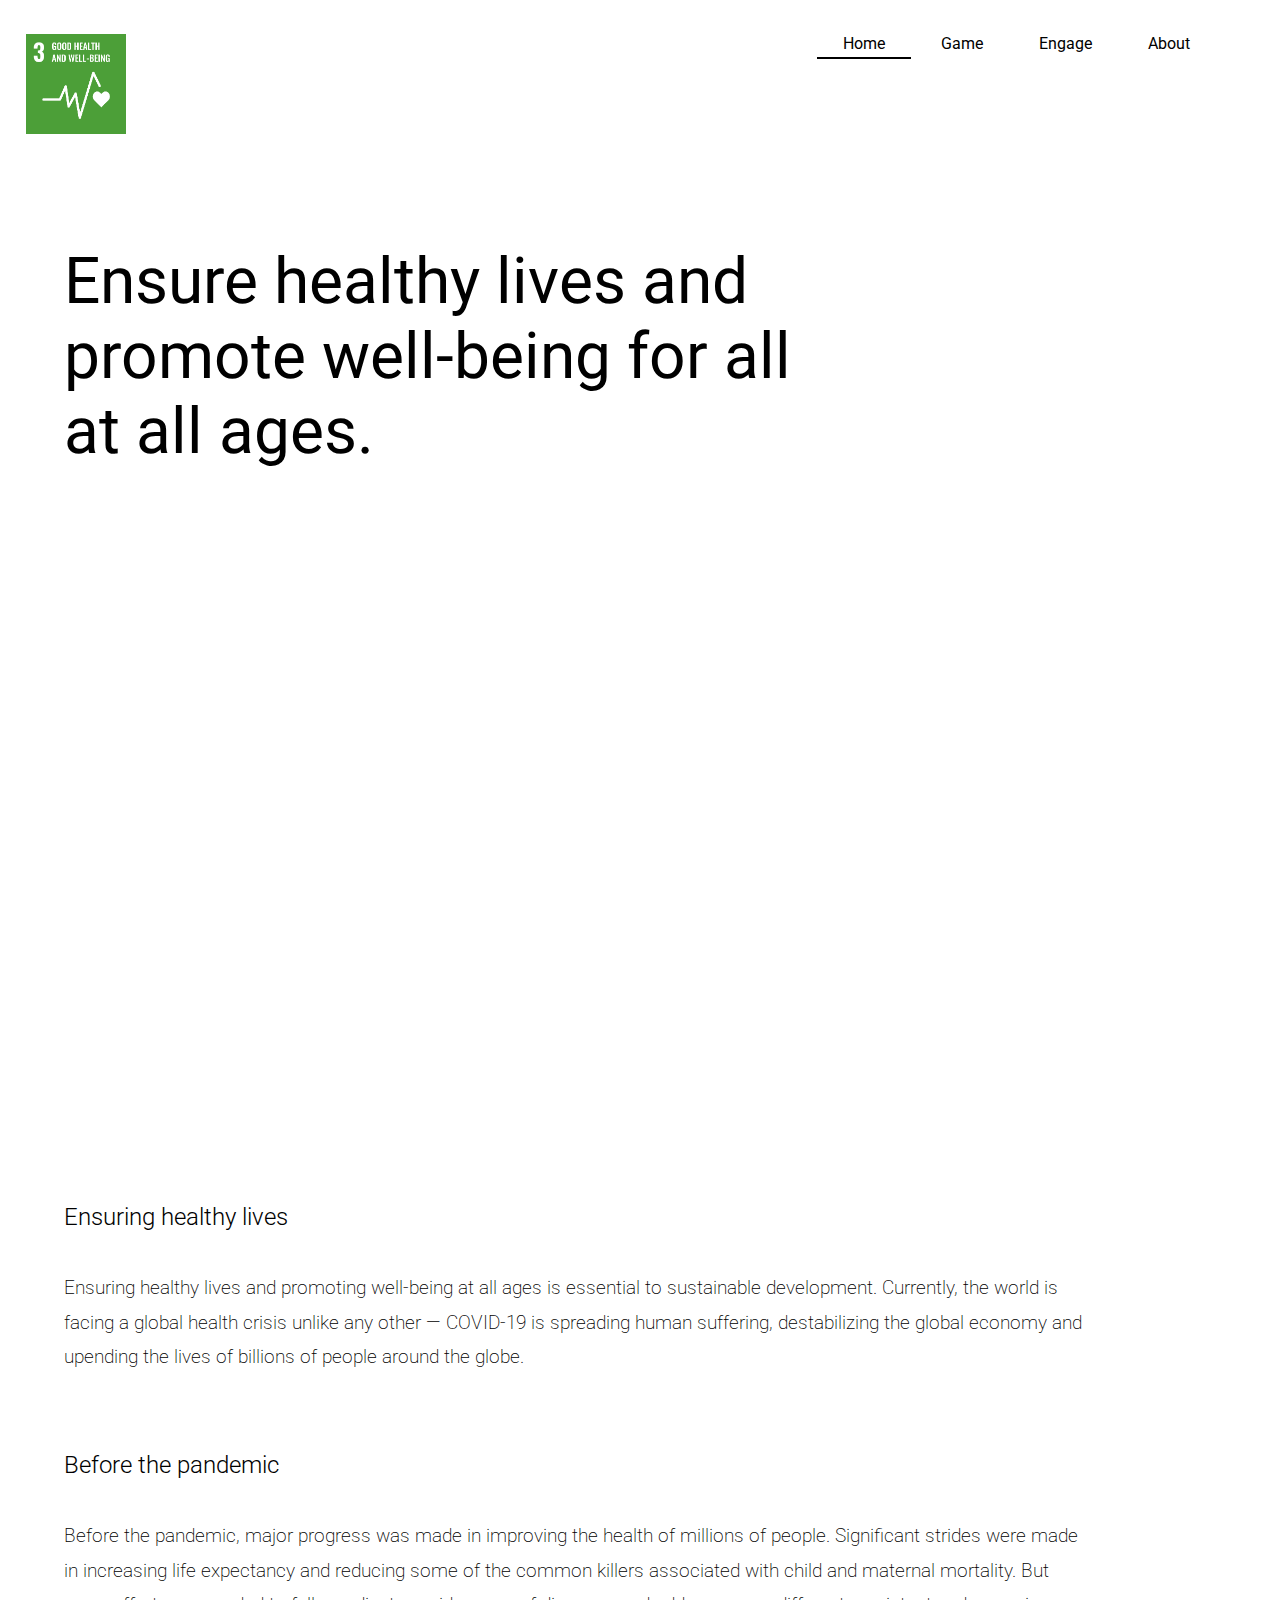
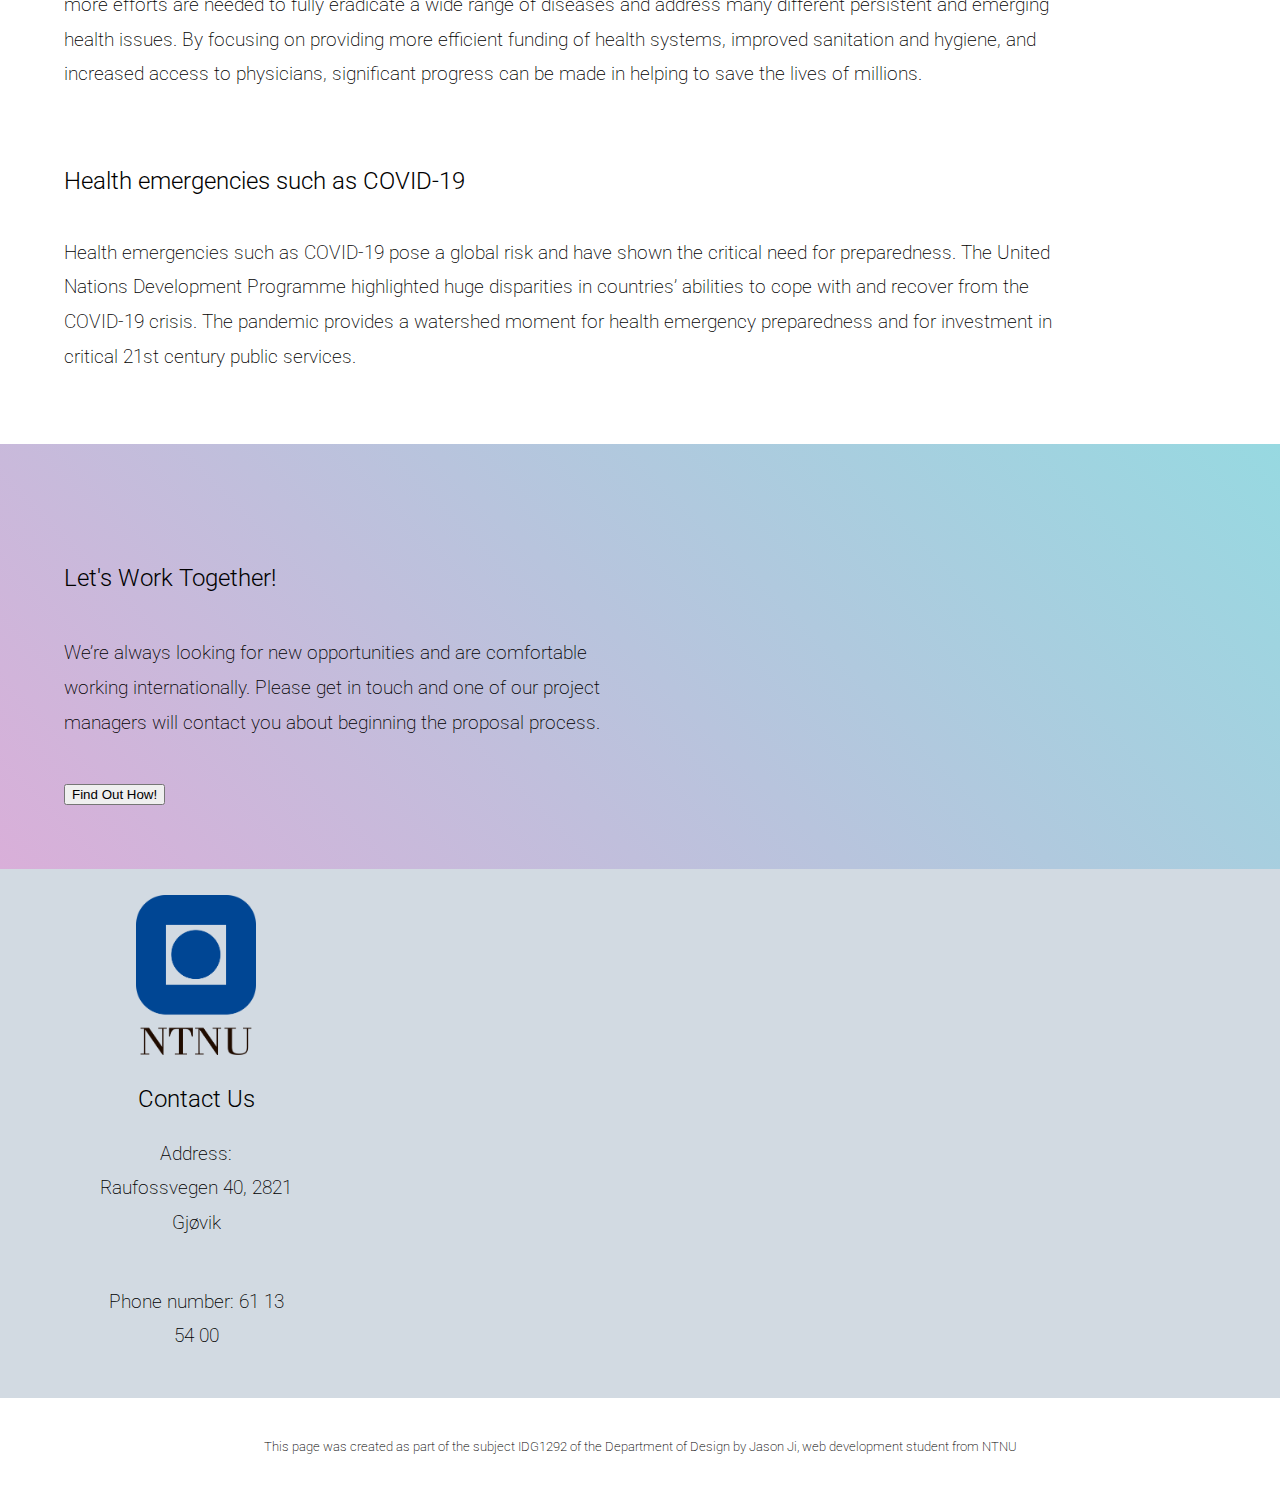
<file: index.html>
<!DOCTYPE html>
<html lang="en">
<head>
    <meta charset="UTF-8">
    <meta http-equiv="X-UA-Compatible" content="IE=edge">
    <meta name="viewport" content="width=device-width, initial-scale=1.0">
    <title>Good Health and Well-being</title>
    <link rel="stylesheet" href="style/style.css">
</head>
<body>
    <header></header>
    <!-- navbar -->
    <a href="index.html"><img class="logo" src="media/logo.png" alt="logo"></a>
    <nav>
        
        <a class="active" href="index.html">Home</a>
        <a href="game.html">Game</a>
        <a href="engage.html">Engage</a>
        <a href="about.html">About</a>
    </nav>
    <h1 class="title">Ensure healthy lives and promote well-being for all at all ages.</h1>
    <!-- background banner image -->
    <div class="bg"></div>

    <!-- sections -->
    <section>
        <h2>Ensuring healthy lives</h2>
        <p>Ensuring healthy lives and promoting well-being at all ages is essential to sustainable development. Currently, the
        world is facing a global health crisis unlike any other — COVID-19 is spreading human suffering, destabilizing the
        global economy and upending the lives of billions of people around the globe.</p>

        <h2>Before the pandemic</h2>
        <p>
        Before the pandemic, major progress was made in improving the health of millions of people. Significant strides were
        made in increasing life expectancy and reducing some of the common killers associated with child and maternal mortality.
        But more efforts are needed to fully eradicate a wide range of diseases and address many different persistent and
        emerging health issues. By focusing on providing more efficient funding of health systems, improved sanitation and
        hygiene, and increased access to physicians, significant progress can be made in helping to save the lives of millions.
        </p>

        <h2>Health emergencies such as COVID-19</h2>
        <p>
        Health emergencies such as COVID-19 pose a global risk and have shown the critical need for preparedness. The United
        Nations Development Programme highlighted huge disparities in countries’ abilities to cope with and recover from the
        COVID-19 crisis. The pandemic provides a watershed moment for health emergency preparedness and for investment in
        critical 21st century public services.
        </p>
    </section>

    <!-- call to action -->
    <div class="cta">
        <h2>Let's Work Together!</h2>
        <p>We’re always looking for new opportunities and are comfortable working internationally. Please get in touch and one of
        our project managers will contact you about beginning the proposal process.</p>
        <button>Find Out How!</button>
    </div>

    <!-- footer -->
    <footer>
        <div class="contact">
            <img id="ntnu" src="./media/ntnu.png" alt="ntnu logo">
            <h2>Contact Us</h2>
            <p>Address: Raufossvegen 40, 2821 Gjøvik</p>
            <p>Phone number: 61 13 54 00</p>
        </div>
        
        <!-- map -->
        <div class="map">
            <iframe
                src="https://www.google.com/maps/embed?pb=!1m18!1m12!1m3!1d1947.133395685291!2d10.668543616131734!3d60.78910898219322!2m3!1f0!2f0!3f0!3m2!1i1024!2i768!4f13.1!3m3!1m2!1s0x4641da12f4671411%3A0xa42eb4d93e9c425a!2sRaufossvegen%2040%2C%202821%20Gj%C3%B8vik!5e0!3m2!1sen!2sno!4v1638269788814!5m2!1sen!2sno"
                width="600" height="450" style="border:0;" allowfullscreen="" loading="lazy"></iframe>
        </div>
    </footer>

    <!-- disclaimer -->
    <div class="message">
        <p class="message">This page was created as part of the subject IDG1292 of the Department of Design by
        
            <a href="https://github.com/kjottkake" style="padding: 0;">Jason Ji</a>, web development student from NTNU
        </p>
    </div>
</body>
</html>
</file>
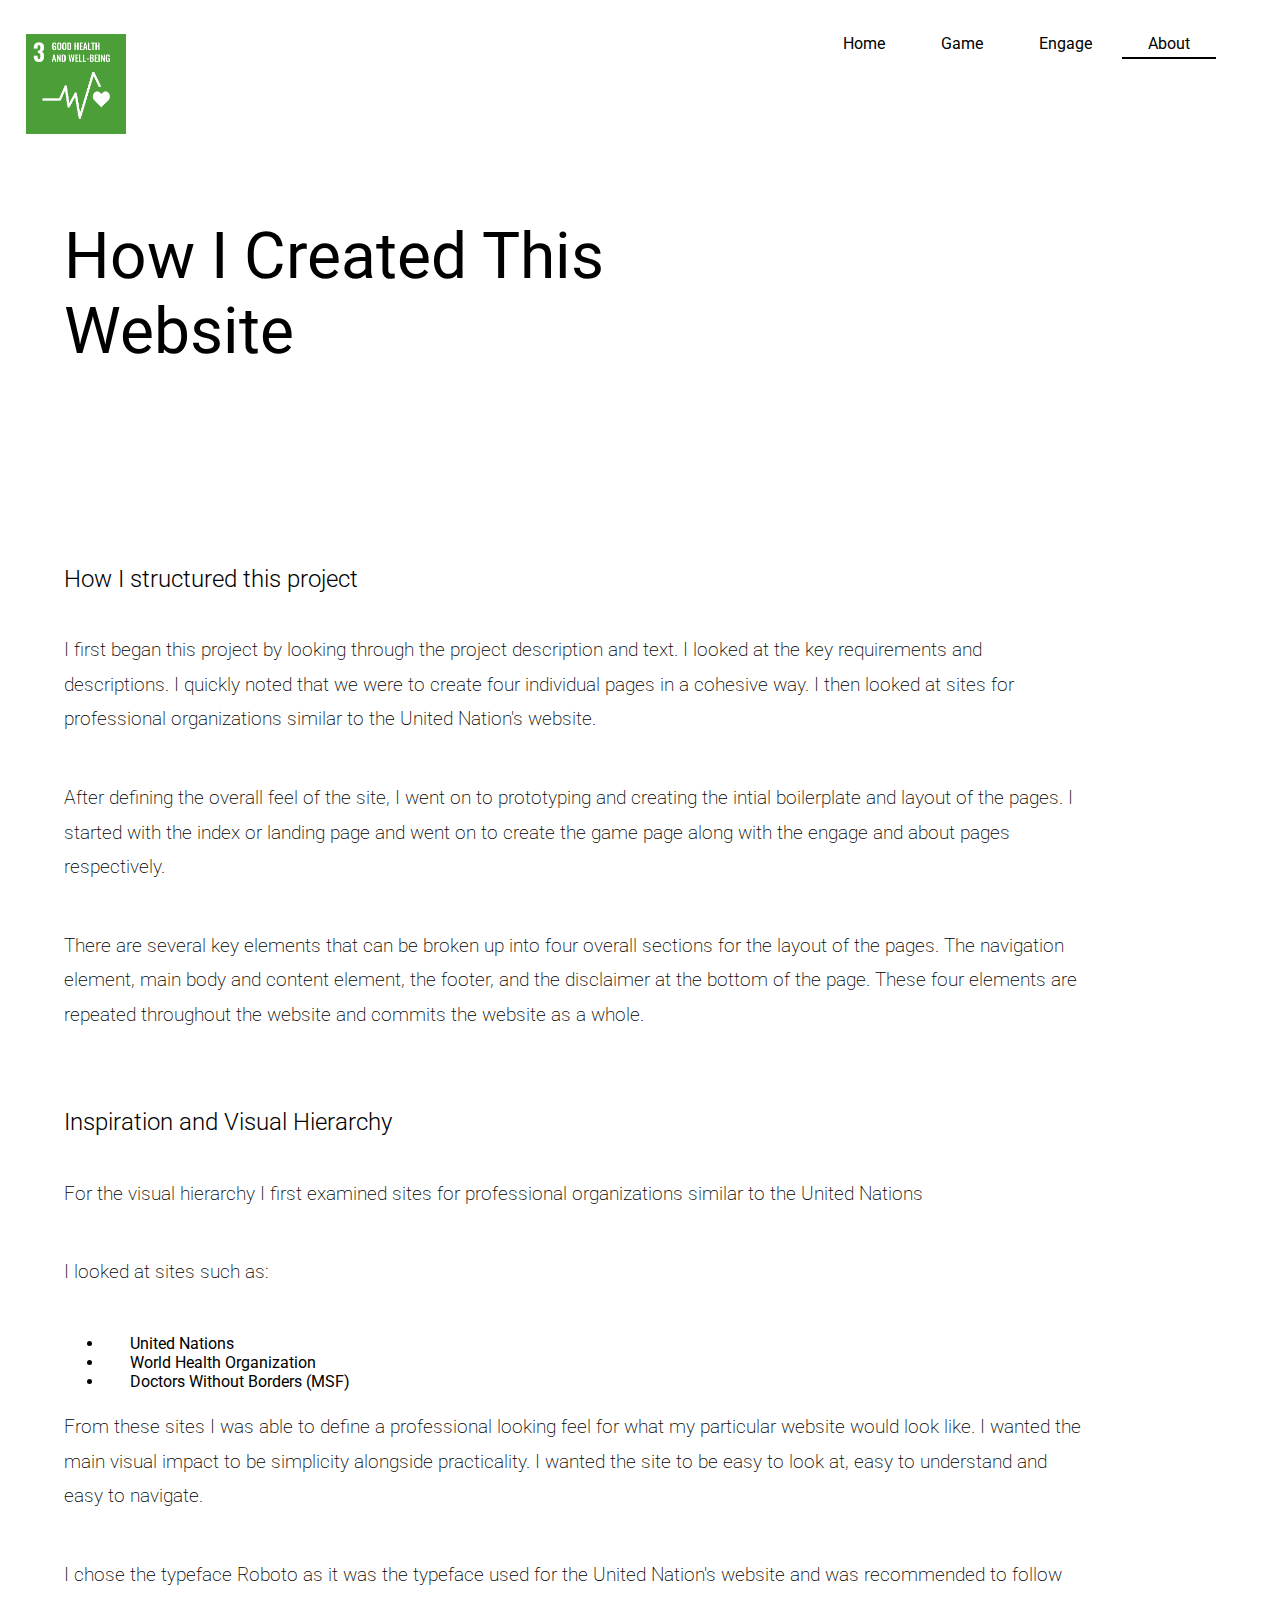
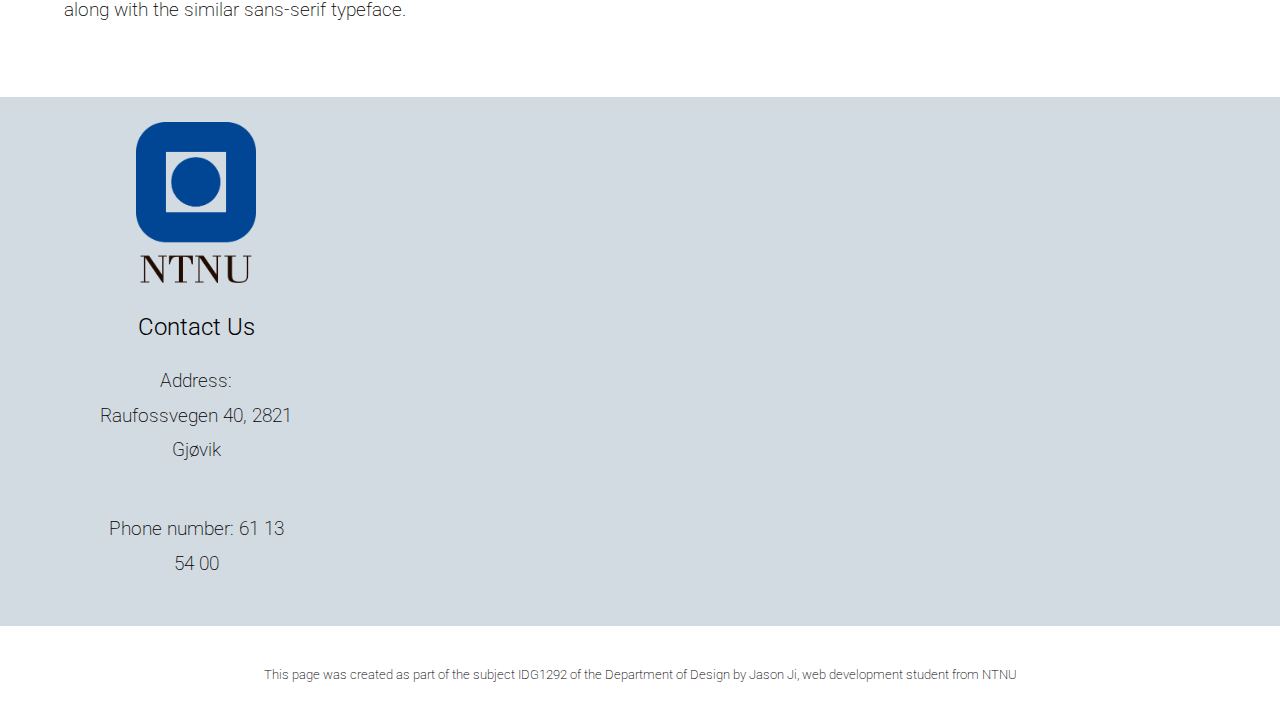
<file: about.html>
<!DOCTYPE html>
<html lang="en">

<head>
    <meta charset="UTF-8">
    <meta http-equiv="X-UA-Compatible" content="IE=edge">
    <meta name="viewport" content="width=device-width, initial-scale=1.0">
    <title>About</title>
    <link rel="stylesheet" href="style/style.css">
</head>

<body>
    <!-- navbar -->
    <a href="index.html"><img class="logo" src="media/logo.png" alt="logo"></a>
    <nav>
    
        <a href="index.html">Home</a>
        <a href="game.html">Game</a>
        <a href="engage.html">Engage</a>
        <a class="active" href="about.html">About</a>
    </nav>

    <div class="title">
        <h1>How I Created This Website</h1>
    </div>
    <section>
        <h2>How I structured this project</h2>
        <p>I first began this project by looking through the project description and text. I looked at the key requirements and descriptions. I quickly noted that we were to create four individual pages in a cohesive way. 
            I then looked at sites for professional organizations similar to the United Nation's website.
        </p>
        <p>After defining the overall feel of the site, I went on to prototyping and creating the intial boilerplate and layout of the pages. I started with the index or landing page and went on to create the game page along with the engage and about pages respectively.</p>
        <p>There are several key elements that can be broken up into four overall sections for the layout of the pages. The navigation element, main body and content element, the footer, and the disclaimer at the bottom of the page. These four elements are repeated throughout the website and commits the website as a whole.</p>
        <h2>Inspiration and Visual Hierarchy</h2>
        <p>For the visual hierarchy I first examined sites for professional organizations similar to the United Nations</p>
        <p>I looked at sites such as:</p>
        <ul>
            <li><a href="https://www.un.org/en/">United Nations</a></li>
            <li><a href="https://www.who.int/">World Health Organization</a></li>
            <li><a href="https://www.doctorswithoutborders.org/">Doctors Without Borders (MSF)</a></li>
        </ul>
        <p>From these sites I was able to define a professional looking feel for what my particular website would look like. I wanted the main visual impact to be simplicity alongside practicality. I wanted the site to be easy to look at, easy to understand and easy to navigate.</p>
        <p>I chose the typeface Roboto as it was the typeface used for the United Nation's website and was recommended to follow along with the similar sans-serif typeface.</p>
    </section>


    <!-- footer -->
    <footer>
        <div class="contact">
            <img id="ntnu" src="./media/ntnu.png" alt="ntnu logo">
            <h2>Contact Us</h2>
            <p>Address: Raufossvegen 40, 2821 Gjøvik</p>
            <p>Phone number: 61 13 54 00</p>
        </div>
    
        <!-- map -->
        <div class="map">
            <iframe
                src="https://www.google.com/maps/embed?pb=!1m18!1m12!1m3!1d1947.133395685291!2d10.668543616131734!3d60.78910898219322!2m3!1f0!2f0!3f0!3m2!1i1024!2i768!4f13.1!3m3!1m2!1s0x4641da12f4671411%3A0xa42eb4d93e9c425a!2sRaufossvegen%2040%2C%202821%20Gj%C3%B8vik!5e0!3m2!1sen!2sno!4v1638269788814!5m2!1sen!2sno"
                width="600" height="450" style="border:0;" allowfullscreen="" loading="lazy"></iframe>
        </div>
    </footer>

    <!-- disclaimer -->
    <div class="message">
        <p class="message">This page was created as part of the subject IDG1292 of the Department of Design by
    
            <a href="https://github.com/kjottkake" style="padding: 0;">Jason Ji</a>, web development student from NTNU
        </p>
    </div>

</body>

</html>
</file>
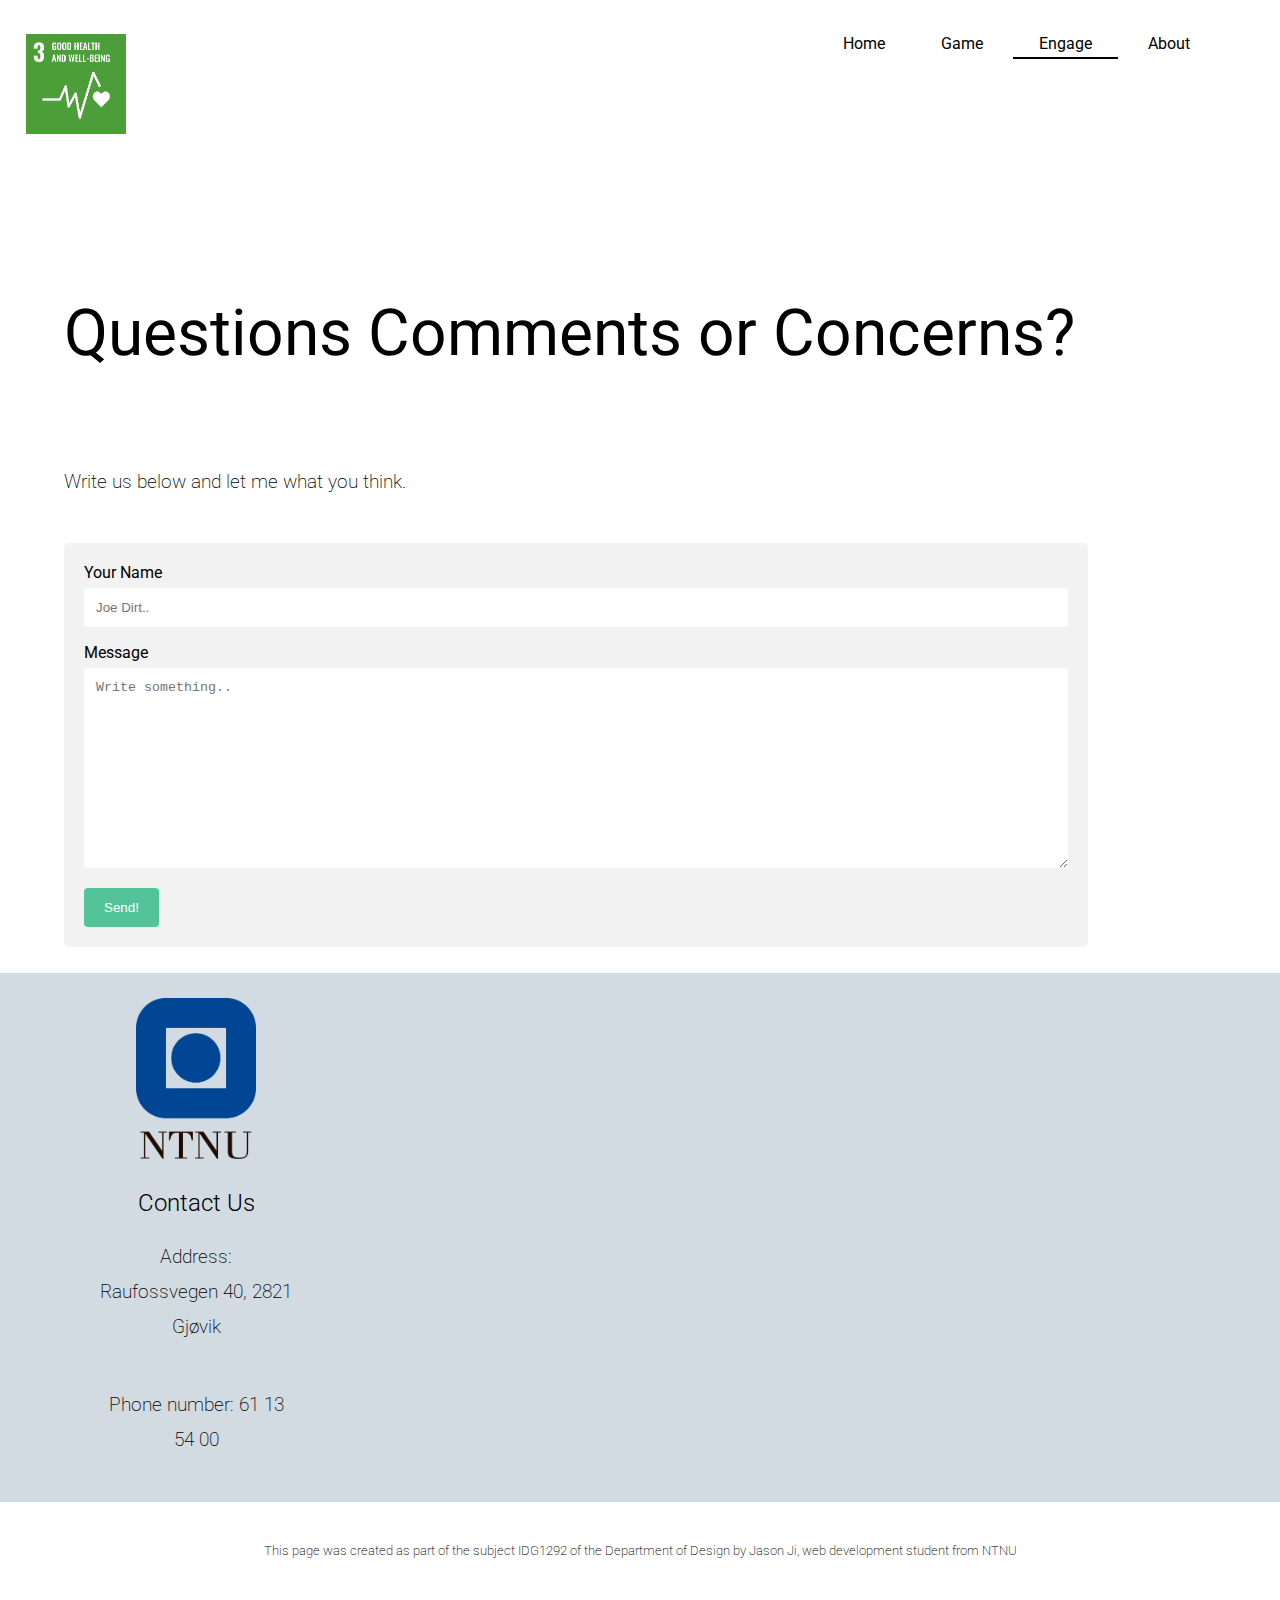
<file: engage.html>
<!DOCTYPE html>
<html lang="en">

<head>
    <meta charset="UTF-8">
    <meta http-equiv="X-UA-Compatible" content="IE=edge">
    <meta name="viewport" content="width=device-width, initial-scale=1.0">
    <title>Engage</title>
    <link rel="stylesheet" href="style/style.css">
</head>

<body>
    <!-- navbar -->
    <a href="index.html"><img class="logo" src="media/logo.png" alt="logo"></a>
    <nav>

        <a href="index.html">Home</a>
        <a href="game.html">Game</a>
        <a class="active" href="engage.html">Engage</a>
        <a href="about.html">About</a>
    </nav>

    <section>
        <h1>Questions Comments or Concerns?</h1>
        <p>Write us below and let me what you think.</p>
        <div class="container">
            <form action="action_page.php">
        
                <label for="fname">Your Name</label>
                <input type="text" id="fname" name="firstname" placeholder="Joe Dirt..">
        
        
                <label for="subject">Message</label>
                <textarea id="subject" name="subject" placeholder="Write something.." style="height:200px"></textarea>
        
                <input type="submit" value="Send!">
        
            </form>
        </div>
    </section>
    <!-- footer -->
    <footer>
        <div class="contact">
            <img id="ntnu" src="./media/ntnu.png" alt="ntnu logo">
            <h2>Contact Us</h2>
            <p>Address: Raufossvegen 40, 2821 Gjøvik</p>
            <p>Phone number: 61 13 54 00</p>
        </div>
    
        <!-- map -->
        <div class="map">
            <iframe
                src="https://www.google.com/maps/embed?pb=!1m18!1m12!1m3!1d1947.133395685291!2d10.668543616131734!3d60.78910898219322!2m3!1f0!2f0!3f0!3m2!1i1024!2i768!4f13.1!3m3!1m2!1s0x4641da12f4671411%3A0xa42eb4d93e9c425a!2sRaufossvegen%2040%2C%202821%20Gj%C3%B8vik!5e0!3m2!1sen!2sno!4v1638269788814!5m2!1sen!2sno"
                width="600" height="450" style="border:0;" allowfullscreen="" loading="lazy"></iframe>
        </div>
    </footer>
    
    <!-- disclaimer -->
    <div class="message">
        <p class="message">This page was created as part of the subject IDG1292 of the Department of Design by
    
            <a href="https://github.com/kjottkake" style="padding: 0;">Jason Ji</a>, web development student from NTNU
        </p>
    </div>
</body>

</html>
</file>
<file: style/style.css>
/* importing roboto from google fonts */
@import url('https://fonts.googleapis.com/css2?family=Roboto:wght@300;400;500;700&display=swap');

/* all elements */
body {
    font-family: 'Roboto', sans-serif;
    margin-left: 0;
    margin-right: 0;
}


nav {
    float: right;
    padding-right: 5%;
    padding-top: 2%;
}

img.logo {
    padding-top: 2%;
    width: 100px;
}

a {
    text-decoration: none;
    color: black;
    padding: 26px;
    padding-bottom: 4px;
}


a.active {
    border-bottom: 2px solid black;
}
h1 {
    font-size: 4rem;
    font-weight: 400;
    padding-top: 5%;
    padding-bottom: 5%;
}

footer {
    padding-bottom: 2%;
    background-color: #d2dae2;
    display: grid;
    grid-template-columns: 100px 15% auto 45% 100px;
    grid-template-rows: 5% auto 5%;
}

.contact {
  grid-column-start: 2;
  grid-column-end: 3;
  grid-row-start: 2;
  grid-row-end: 3;
  text-align: center;
}

.map {
    grid-column-start: 4;
    grid-column-end: 5;
    grid-row-start: 2;
    grid-row-end: 3;
    text-align: center;

    /* responsive map */
    overflow:hidden;
    padding-bottom:56.25%;
    position:relative;
    height:0;
}

.map iframe{

    left:0;

    top:0;

    height:100%;

    width:100%;

    position:absolute;

}

.message {
    padding-top: 12px;
    text-align: center;
    font-size: small;
}

#ntnu {
    width: 120px;
}


/* index */
.title {
    width: 60%;
    padding-left: 5%;
}

.bg {
    background-image: url("https://images.unsplash.com/photo-1556118308-4661571b670e?ixlib=rb-1.2.1&ixid=MnwxMjA3fDB8MHxwaG90by1wYWdlfHx8fGVufDB8fHx8&auto=format&fit=crop&w=1374&q=80");
    padding-top: 20%;
    padding-bottom: 20%;

        /* Full height */
    height: 100%; 

    /* Center and scale the image nicely */
    background-position: center;
    background-repeat: no-repeat;
    background-size: cover;
}

section {
    width: 80%;
    padding-top: 5%;
    padding-left: 5%;
    padding-bottom: 2%;
}

h2 {
    font-weight: 300;
    padding-top: 3%;
    padding-bottom: 2%;
}

p {
    padding-bottom: 25px;
    font-size: 1.2rem;
    font-weight: 200;
    line-height: 1.8;
}

.cta {
    background-color: #D9AFD9;
    background-image: linear-gradient(45deg, #D9AFD9 0%, #97D9E1 100%);

    padding-top: 5%;
    padding-bottom: 5%;
    padding-left: 5%;
}

.cta p {
    width: 45%;
}


/* gamepage */
.game {
    background-color: #FBAB7E;
    background-image: linear-gradient(62deg, #FBAB7E 0%, #F7CE68 100%);
    width: 100%;
}

.challenge {
    display: grid;
    grid-template-columns: 100px 45% 45% 100px;
    grid-template-rows: 5% auto auto auto 5%;
    padding-bottom: 5%;
    text-align: center;
}

.step1 {
    grid-column-start: 2;
    grid-column-end: 3;
    grid-row-start: 2;
    grid-row-end: 3;
}
.step1-content {
    grid-column-start: 3;
    grid-column-end: 4;
    grid-row-start: 2;
    grid-row-end: 3;
    padding-top: 25%;
}

.step1-content p {
    font-size: xx-large;
    background-color: pink;
    display: inline-block;
    border-radius: 12px;
    padding: 35px;
    font-weight: bold;
}



.step2 {
    grid-column-start: 3;
    grid-column-end: 4;
    grid-row-start: 3;
    grid-row-end: 4;
}

.step2-content img {
    width: 70%;
    border-radius: 3%;
}

.step2-content {
    grid-column-start: 2;
    grid-column-end: 3;
    grid-row-start: 3;
    grid-row-end: 4;
}

.step3 {
    grid-column-start: 2;
    grid-column-end: 3;
    grid-row-start: 4;
    grid-row-end: 5;
}

.step3-content {
    grid-column-start: 3;
    grid-column-end: 4;
    grid-row-start: 4;
    grid-row-end: 5;
}

.step3-content img {
    width: 70%;
    border-radius: 3%;
}

.challenge-element {
    font-size: larger;
    padding-top: 15%;
    padding-bottom: 15%;
    margin: 50px;
}

.gamebutton {
	background-color:#44c767;
	border-radius:6px;
	border:1px solid #18ab29;
	display:inline-block;
	cursor:pointer;
	color:#ffffff;
	font-family:Arial;
	font-size:17px;
	padding:16px 31px;
	text-decoration:none;
	text-shadow:0px 1px 0px #2f6627;
}
.gamebutton:hover {
	background-color:#5cbf2a;
}
.gamebutton:active {
	position:relative;
	top:1px;
}

        
/* input page */

input[type=text], select, textarea {
  width: 100%; /* Full width */
  padding: 12px; /* Some padding */ 
  border: 0px; /* Gray border */
  border-radius: 4px; /* Rounded borders */
  box-sizing: border-box; /* Make sure that padding and width stays in place */
  margin-top: 6px; /* Add a top margin */
  margin-bottom: 16px; /* Bottom margin */
  resize: vertical /* Allow the user to vertically resize the textarea (not horizontally) */
}

/* Style the submit button with a specific background color etc */
input[type=submit] {
  background-color: #53c49a;
  color: white;
  padding: 12px 20px;
  border: none;
  border-radius: 4px;
  cursor: pointer;
}

/* When moving the mouse over the submit button, add a darker green color */
input[type=submit]:hover {
  background-color: cadetblue;
}

/* Add a background color and padding around the form */
.container {
  border-radius: 5px;
  background-color: #f2f2f2;
  padding: 20px;
}


@media (max-width: 600px){
    footer {
        grid-template-columns: 12px auto 12px; 
        grid-template-rows: 200px auto 5%;
    }

    .contact {
        grid-column-start: 2;
        grid-column-end: 3;
        grid-row-start: 1;
        grid-row-end: 2;
    }

    .map {
        grid-column-start: 2;
        grid-column-end: 3;
        grid-row-start: 2;
        grid-row-end: 3;
    }


}
</file>
